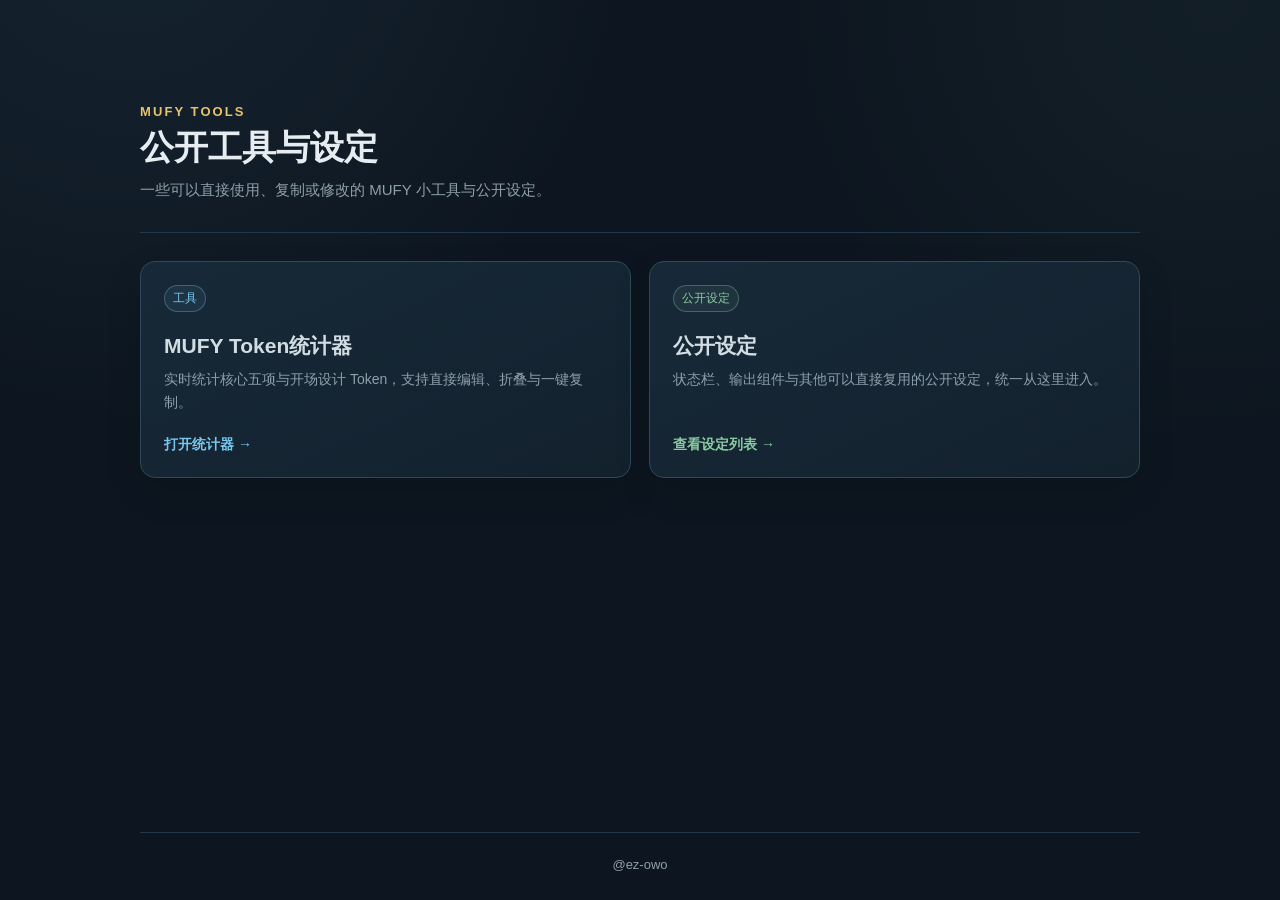
<file: index.html>
<!DOCTYPE html>
<html lang="zh-CN">
<head>
<meta charset="UTF-8"><meta name="viewport" content="width=device-width,initial-scale=1">
<title>MUFY Tools</title>
<style>
:root{color-scheme:dark;--bg:#0d1620;--panel:#13212d;--panel2:#172938;--line:#30495a;--line2:#223846;--text:#d2dde3;--muted:#8ea0aa;--sky:#79c7ef;--green:#88cba2;--gold:#e7c36b;font-family:"Microsoft YaHei","PingFang SC","Segoe UI",sans-serif}*{box-sizing:border-box}body{min-width:320px;min-height:100vh;margin:0;background:radial-gradient(circle at 10% -10%,rgba(121,199,239,.08),transparent 34%),radial-gradient(circle at 95% 0,rgba(136,203,162,.05),transparent 30%),var(--bg);color:var(--text)}.shell{display:flex;min-height:100vh;width:min(1000px,calc(100% - 40px));margin:0 auto;flex-direction:column;padding:70px 0 28px}.hero{padding:34px 0 30px;border-bottom:1px solid var(--line2)}.eyebrow{color:var(--gold);font-size:13px;font-weight:800;letter-spacing:.16em;user-select:none}.hero h1{margin:8px 0 9px;color:#e6edf1;font-size:34px;line-height:1.2;user-select:none}.hero p{max-width:640px;margin:0;color:var(--muted);font-size:15px;line-height:1.7}.grid{display:grid;grid-template-columns:repeat(2,minmax(0,1fr));gap:18px;margin-top:28px}.card{display:flex;min-height:190px;flex-direction:column;padding:23px;border:1px solid var(--line);border-radius:15px;background:linear-gradient(155deg,var(--panel2),var(--panel));color:inherit;text-decoration:none;box-shadow:0 14px 34px rgba(0,0,0,.15);transition:.16s ease}.card:hover{transform:translateY(-2px);border-color:rgba(121,199,239,.55)}.tag{align-self:flex-start;padding:4px 8px;border:1px solid rgba(121,199,239,.32);border-radius:999px;background:rgba(121,199,239,.08);color:var(--sky);font-size:12px;user-select:none}.card.settings .tag{border-color:rgba(136,203,162,.34);background:rgba(136,203,162,.08);color:var(--green)}.card h2{margin:20px 0 8px;font-size:21px;user-select:none}.card p{margin:0;color:var(--muted);font-size:14px;line-height:1.65}.go{margin-top:auto;padding-top:22px;color:var(--sky);font-size:14px;font-weight:750;user-select:none}.settings .go{color:var(--green)}footer{margin-top:auto;padding-top:24px;border-top:1px solid var(--line2);color:var(--muted);font-size:13px;text-align:center}@media(max-width:700px){.shell{width:calc(100% - 32px);padding-top:40px}.hero{padding-top:20px}.hero h1{font-size:28px}.grid{grid-template-columns:1fr}.card{min-height:170px;padding:20px}}
</style>
</head>
<body><main class="shell"><section class="hero"><div class="eyebrow">MUFY TOOLS</div><h1>公开工具与设定</h1><p>一些可以直接使用、复制或修改的 MUFY 小工具与公开设定。</p></section><section class="grid"><a class="card" href="token.html"><span class="tag">工具</span><h2>MUFY Token统计器</h2><p>实时统计核心五项与开场设计 Token，支持直接编辑、折叠与一键复制。</p><span class="go">打开统计器 →</span></a><a class="card settings" href="settings.html"><span class="tag">公开设定</span><h2>公开设定</h2><p>状态栏、输出组件与其他可以直接复用的公开设定，统一从这里进入。</p><span class="go">查看设定列表 →</span></a></section><footer>@ez-owo</footer></main></body>
</html>
</file>
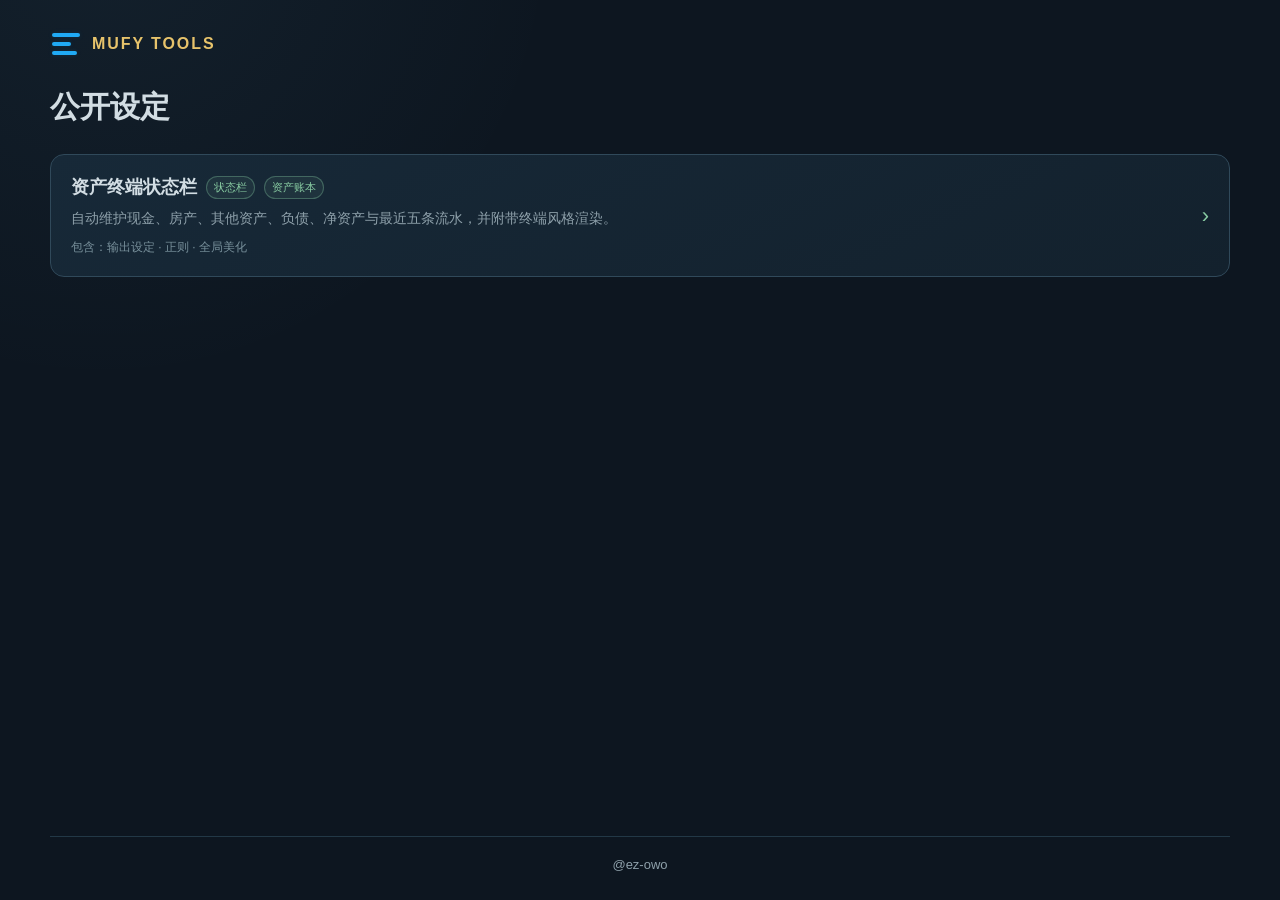
<file: settings.html>
<!DOCTYPE html><html lang="zh-CN"><head><meta charset="UTF-8"><meta name="viewport" content="width=device-width,initial-scale=1"><title>公开设定 · MUFY Tools</title><style>:root{color-scheme:dark;--bg:#0d1620;--panel:#13212d;--panel2:#172938;--line:#30495a;--line2:#223846;--text:#d2dde3;--muted:#8ea0aa;--sky:#79c7ef;--green:#88cba2;--gold:#e7c36b;font-family:"Microsoft YaHei","PingFang SC","Segoe UI",sans-serif}*{box-sizing:border-box}body{min-width:320px;min-height:100vh;margin:0;background:radial-gradient(circle at 8% -8%,rgba(121,199,239,.06),transparent 30%),var(--bg);color:var(--text);font-size:15px}.shell{display:flex;min-height:100vh;width:min(1180px,calc(100% - 48px));margin:0 auto;flex-direction:column;padding:28px 0 28px}.top{display:flex;align-items:center;gap:11px;margin-bottom:28px}.brand{color:var(--gold);font-size:16px;font-weight:800;letter-spacing:.12em;text-decoration:none;user-select:none}.directory{position:relative;flex:0 0 auto}.directory summary{display:flex;width:31px;height:31px;padding:0;align-items:center;justify-content:center;border:0;background:transparent;cursor:pointer;list-style:none;user-select:none}.directory summary::-webkit-details-marker{display:none}.menu-icon{display:grid;width:28px;gap:5px}.menu-icon i{display:block;height:4px;border-radius:999px;background:#20aaf5;box-shadow:0 0 5px rgba(32,170,245,.12)}.menu-icon i:nth-child(1){width:28px}.menu-icon i:nth-child(2){width:19px}.menu-icon i:nth-child(3){width:25px}.directory-menu{position:absolute;z-index:30;top:37px;left:0;display:grid;min-width:150px;padding:6px;border:1px solid var(--line);border-radius:10px;background:#111f2a;box-shadow:0 12px 28px rgba(0,0,0,.28)}.directory-menu a{padding:8px 10px;border-radius:7px;color:var(--text);text-decoration:none;font-size:13px;white-space:nowrap}.directory-menu a:hover,.directory-menu a.active{background:rgba(121,199,239,.12);color:var(--sky)}.head{margin-bottom:26px}.head h1{margin:0;font-size:30px;user-select:none}.list{display:grid;gap:14px}.item{display:grid;grid-template-columns:minmax(0,1fr) auto;gap:18px;align-items:center;padding:20px;border:1px solid var(--line);border-radius:14px;background:linear-gradient(155deg,var(--panel2),var(--panel));color:inherit;text-decoration:none;transition:.16s ease}.item:hover{transform:translateY(-1px);border-color:rgba(136,203,162,.5)}.title-row{display:flex;align-items:center;gap:9px;flex-wrap:wrap}.title-row h2{margin:0;font-size:18px;user-select:none}.tag{padding:3px 7px;border:1px solid rgba(136,203,162,.34);border-radius:999px;background:rgba(136,203,162,.08);color:var(--green);font-size:11px;user-select:none}.desc{margin:8px 0 0;color:var(--muted);font-size:14px;line-height:1.6}.meta{margin-top:10px;color:#78909b;font-size:12px}.arrow{color:var(--green);font-size:22px}.foot{margin-top:auto;padding-top:20px;border-top:1px solid var(--line2);color:var(--muted);font-size:13px;text-align:center}@media(max-width:700px){.shell{width:calc(100% - 48px);padding-top:20px;padding-bottom:24px}.brand{font-size:15px}.head h1{font-size:25px}.item{padding:17px}.title-row h2{font-size:17px}}</style></head><body><main class="shell"><div class="top"><details class="directory"><summary aria-label="打开导航"><span class="menu-icon"><i></i><i></i><i></i></span></summary><div class="directory-menu"><a href="token.html">Token统计器</a><a class="active" href="settings.html">公开设定</a></div></details><a class="brand" href="index.html">MUFY TOOLS</a></div><section class="head"><h1>公开设定</h1></section><section class="list"><a class="item" href="settings/assets.html"><div><div class="title-row"><h2>资产终端状态栏</h2><span class="tag">状态栏</span><span class="tag">资产账本</span></div><p class="desc">自动维护现金、房产、其他资产、负债、净资产与最近五条流水，并附带终端风格渲染。</p><div class="meta">包含：输出设定 · 正则 · 全局美化</div></div><span class="arrow">›</span></a></section><footer class="foot">@ez-owo</footer></main></body></html>
</file>
